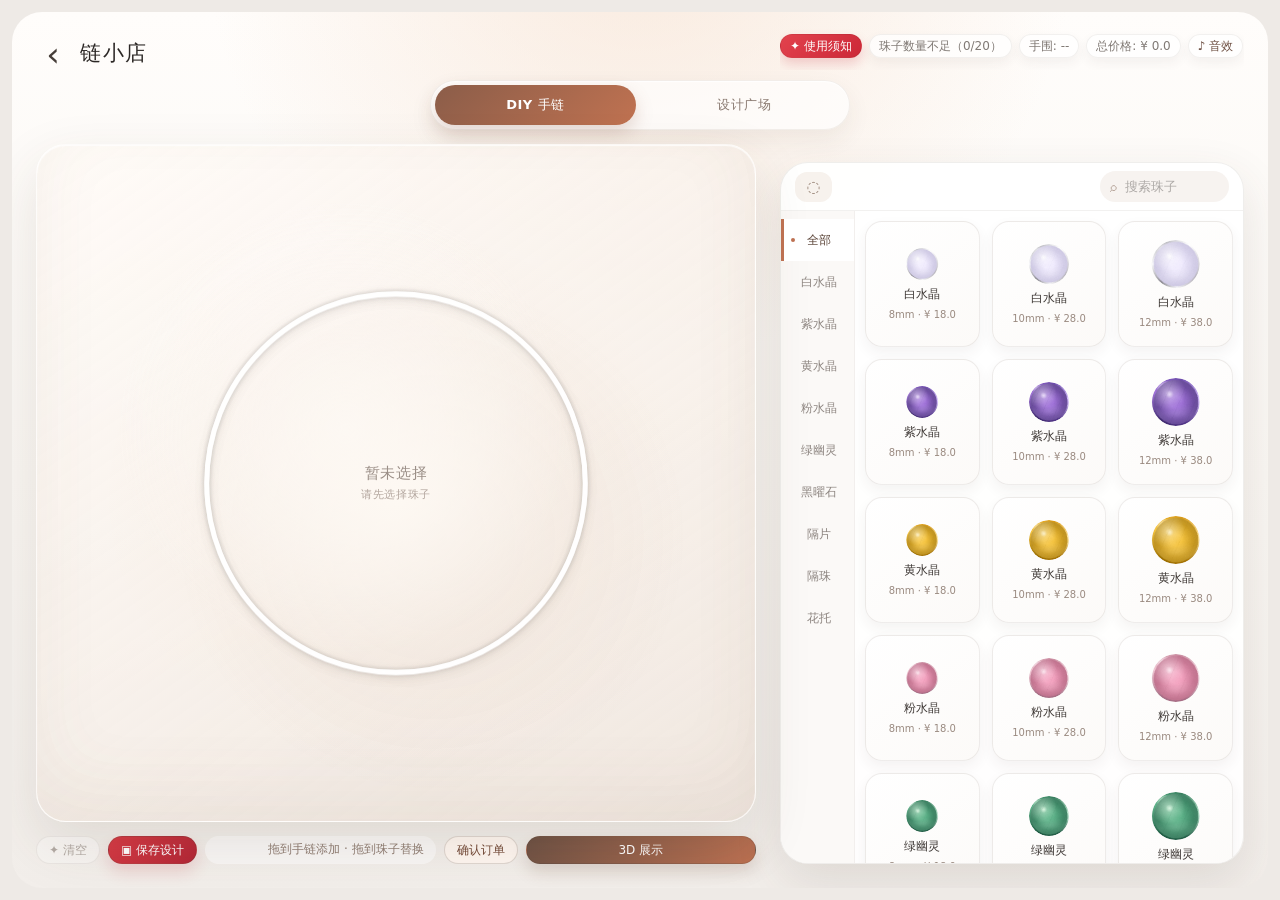
<file: index.html>
<!doctype html>
<html lang="zh-CN">
  <head>
    <meta charset="UTF-8" />
    <meta name="viewport" content="width=device-width, initial-scale=1, maximum-scale=1, user-scalable=no, viewport-fit=cover" />
    <meta name="theme-color" content="#ffffff" />
    <title>链小店 · DIY 手链</title>
    <link rel="stylesheet" href="./styles.css?v=20260628-gallery-polish" />
  </head>
  <body>
    <main class="app-shell">
      <header class="topbar">
        <button class="icon-button" type="button" aria-label="返回" onclick="history.back()">‹</button>
        <h1>链小店</h1>
      </header>

      <nav class="primary-switch" aria-label="页面切换">
        <button class="primary-switch-button is-active" type="button" data-view-target="diy" aria-selected="true">DIY 手链</button>
        <button class="primary-switch-button" type="button" data-view-target="gallery" aria-selected="false">设计广场</button>
      </nav>

      <section class="status-row view-panel" data-view-panel="diy" aria-label="手链状态">
        <button id="notice-button" class="notice-pill" type="button">✦ 使用须知</button>
        <span id="count-status" class="status-pill">珠子数量不足（0/20）</span>
        <span id="wrist-status" class="status-pill">手围: --</span>
        <span id="price-status" class="status-pill">总价格: ¥ 0.0</span>
        <button id="sound-button" class="status-pill sound-button" type="button" aria-pressed="true">♪ 音效</button>
      </section>

      <section id="bracelet-stage" class="bracelet-stage view-panel" data-view-panel="diy" aria-label="手链预览">
        <svg class="bracelet-track" viewBox="0 0 1000 1000" aria-hidden="true" preserveAspectRatio="xMidYMid meet">
          <defs>
            <linearGradient id="rope-gradient" x1="0%" y1="0%" x2="100%" y2="100%">
              <stop offset="0%" stop-color="#4a3123" />
              <stop offset="34%" stop-color="#8b6a53" />
              <stop offset="62%" stop-color="#3c291f" />
              <stop offset="100%" stop-color="#9a765c" />
            </linearGradient>
            <pattern id="rope-fiber" width="22" height="22" patternUnits="userSpaceOnUse" patternTransform="rotate(34)">
              <path d="M-4 6 L26 6 M-4 14 L26 14" stroke="#c19a78" stroke-width="2.4" stroke-linecap="round" opacity=".56" />
              <path d="M0 10 L22 10 M0 18 L22 18" stroke="#2f2018" stroke-width="1.4" stroke-linecap="round" opacity=".38" />
            </pattern>
          </defs>
          <circle class="rope-circle rope-shadow" cx="500" cy="500" r="320" />
          <circle id="bracelet-track-circle" class="rope-circle rope-core" cx="500" cy="500" r="320" />
          <circle class="rope-circle rope-fiber" cx="500" cy="500" r="320" />
        </svg>
        <p id="empty-state" class="empty-state">暂未选择<br /><span>请先选择珠子</span></p>
        <div id="selected-items" class="selected-items" aria-label="已选珠子，轻点滚动，长按删除"></div>
        <p id="editor-feedback" class="editor-feedback" role="status" aria-live="polite"></p>
      </section>

      <section class="stage-actions view-panel" data-view-panel="diy" aria-label="手链编辑操作">
        <button id="clear-button" class="outline-button" type="button" disabled>✦ 清空</button>
        <button id="save-design-button" class="outline-button save-design-button" type="button">▣ 保存设计</button>
        <span class="selection-hint">拖到手链添加 · 拖到珠子替换</span>
        <button id="checkout-button" class="outline-button checkout-button" type="button">确认订单</button>
        <button id="inspect-button" class="outline-button inspect-button" type="button">3D 展示</button>
      </section>

      <section class="picker view-panel" data-view-panel="diy" aria-label="选择珠子">
        <div class="picker-toolbar">
          <span class="picker-handle" aria-hidden="true">◌</span>
          <label class="search-field" for="search-input">
            <span aria-hidden="true">⌕</span>
            <input id="search-input" type="search" autocomplete="off" placeholder="搜索珠子" />
          </label>
        </div>
        <div class="picker-content">
          <nav id="category-list" class="category-list" aria-label="珠子分类"></nav>
          <div class="catalog-panel">
            <div id="product-grid" class="product-grid" aria-live="polite"></div>
            <p id="no-results" class="no-results" hidden>没有找到匹配的珠子</p>
          </div>
        </div>
      </section>

      <section id="design-gallery" class="design-gallery view-panel" data-view-panel="gallery" aria-labelledby="design-gallery-title" hidden>
        <div class="design-hero">
          <p class="design-eyebrow">DESIGN SQUARE</p>
          <h2 id="design-gallery-title">设计广场</h2>
          <p>点击查看实物图和设计细节，一键购买或复制到 DIY 继续改。</p>
        </div>
        <nav class="design-tabs" aria-label="设计广场分类">
          <button class="design-tab is-active" type="button" data-design-group="designer" aria-selected="true">设计师款</button>
          <button class="design-tab" type="button" data-design-group="customer" aria-selected="false">优秀客订</button>
          <button class="design-tab" type="button" data-design-group="saved" aria-selected="false">我的设计</button>
        </nav>
        <p id="design-stats" class="design-stats" aria-live="polite">设计广场统计：设计师款 8 · 优秀客订 8 · 我的设计 0/20</p>
        <div id="design-loading" class="design-loading" role="status" aria-live="polite" hidden>
          <span class="loading-spinner" aria-hidden="true"></span>
          <span>正在载入设计</span>
        </div>
        <div id="design-grid" class="design-grid" aria-live="polite"></div>
      </section>
    </main>
    <dialog id="bead-inspector" class="bead-inspector" aria-labelledby="inspector-name">
      <form method="dialog" class="inspector-card">
        <button class="inspector-close" type="button" aria-label="关闭 3D 展示">×</button>
        <p class="inspector-eyebrow">手链 3D 展示</p>
        <div class="inspector-stage" aria-label="可旋转的整条手链 3D 展示">
          <div id="inspector-loading" class="inspector-loading" role="status" aria-live="polite" hidden>
            <span class="loading-spinner" aria-hidden="true"></span>
            <span>正在生成手链预览</span>
          </div>
          <canvas id="inspector-canvas" class="inspector-canvas" width="640" height="480"></canvas>
        </div>
        <h2 id="inspector-name">整条手链</h2>
        <p id="inspector-detail" class="inspector-detail"></p>
        <div class="inspector-actions">
          <button id="inspector-checkout-button" class="order-primary" type="button">确认订单</button>
        </div>
        <p class="inspector-tip">地球仪式斜向环绕视角，拖动商品到这里可预览加入后的整圈效果。</p>
      </form>
    </dialog>
    <dialog id="order-dialog" class="order-dialog" aria-labelledby="order-title">
      <form method="dialog" class="order-card">
        <button class="order-close" type="button" aria-label="关闭订单确认">×</button>
        <p class="order-eyebrow">ORDER CONFIRM</p>
        <h2 id="order-title">确认订单</h2>
        <div id="order-preview" class="order-preview" aria-label="手链平面预览图"></div>
        <div id="order-summary" class="order-summary" aria-live="polite"></div>
        <menu class="order-actions">
          <button class="outline-button order-dismiss" type="button">再看看</button>
          <button id="order-confirm-button" class="order-primary" type="button">确认</button>
        </menu>
      </form>
    </dialog>
    <dialog id="design-dialog" class="design-dialog" aria-labelledby="design-dialog-title">
      <form method="dialog" class="design-card">
        <button class="design-close" type="button" aria-label="关闭设计详情">×</button>
        <p class="design-dialog-eyebrow">DESIGN DETAIL</p>
        <div id="design-dialog-preview" class="design-dialog-preview" aria-label="设计手链预览"></div>
        <h2 id="design-dialog-title">设计详情</h2>
        <p id="design-dialog-meta" class="design-dialog-meta"></p>
        <p id="design-dialog-desc" class="design-dialog-desc"></p>
        <menu class="design-dialog-actions">
          <button id="design-buy-button" class="order-primary" type="button">直接购买</button>
          <button id="design-remix-button" class="outline-button" type="button">我来二次设计！</button>
        </menu>
      </form>
    </dialog>
    <dialog id="usage-dialog" class="usage-dialog" aria-labelledby="usage-title">
      <form method="dialog" class="usage-card">
        <button class="usage-close" type="button" aria-label="关闭使用须知">×</button>
        <p class="usage-eyebrow">DIY 手链说明</p>
        <h2 id="usage-title">使用须知</h2>
        <ul>
          <li>点击珠子会把它放到手链绳子上，最多 20 颗。</li>
          <li>拖动商品到手链可添加，拖到已有珠子可替换。</li>
          <li>轻点已选珠子会滚动展示，长按可删除。</li>
          <li>点击「3D 展示」查看整条手链的环绕预览。</li>
        </ul>
      </form>
    </dialog>
    <script type="module" src="./app.js?v=20260628-gallery-polish"></script>
  </body>
</html>
</file>
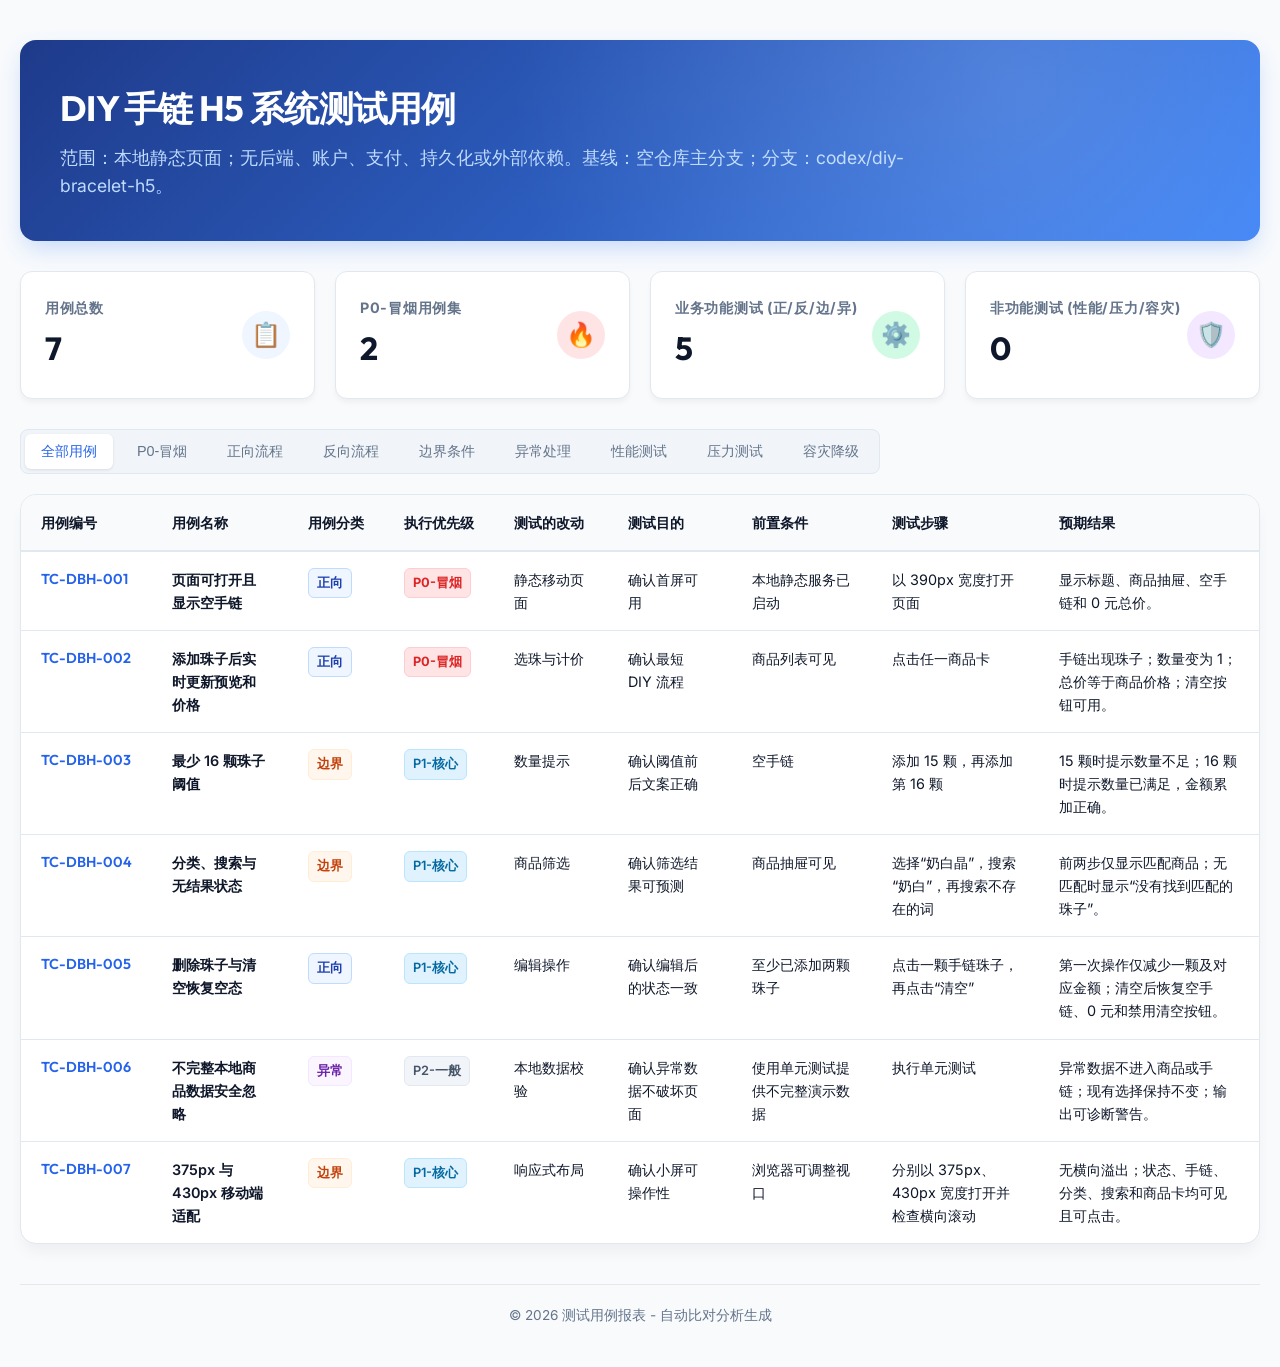
<file: docs/test/case/diy-bracelet-h5_cases.html>
<!DOCTYPE html>
<html lang="zh-CN">
<head>
    <meta charset="UTF-8">
    <meta name="viewport" content="width=device-width, initial-scale=1.0">
    <title>DIY 手链 H5 系统测试用例</title>
    <link rel="preconnect" href="https://fonts.googleapis.com">
    <link rel="preconnect" href="https://fonts.gstatic.com" crossorigin>
    <link href="https://fonts.googleapis.com/css2?family=Inter:wght@300;400;500;600;700&family=Outfit:wght@400;500;600;700&display=swap" rel="stylesheet">
    <style>
        :root {
            --primary: #2563eb;
            --primary-hover: #1d4ed8;
            --primary-bg: #eff6ff;
            --success: #16a34a;
            --success-bg: #f0fdf4;
            --warning: #d97706;
            --warning-bg: #fffbeb;
            --danger: #dc2626;
            --danger-bg: #fef2f2;
            --text-main: #0f172a;
            --text-muted: #64748b;
            --border-color: #e2e8f0;
            --bg-body: #f8fafc;
            --bg-card: #ffffff;
        }

        * {
            box-sizing: border-box;
            margin: 0;
            padding: 0;
        }

        body {
            font-family: 'Inter', 'Outfit', -apple-system, BlinkMacSystemFont, "Segoe UI", Roboto, sans-serif;
            background-color: var(--bg-body);
            color: var(--text-main);
            line-height: 1.6;
            padding: 40px 20px;
        }

        .container {
            max-width: 1500px;
            margin: 0 auto;
        }

        /* Header Style */
        header {
            background: linear-gradient(135deg, #1e3a8a 0%, #3b82f6 100%);
            border-radius: 16px;
            padding: 40px;
            color: #ffffff;
            margin-bottom: 30px;
            box-shadow: 0 10px 25px -5px rgba(59, 130, 246, 0.3);
            position: relative;
            overflow: hidden;
        }

        header::after {
            content: '';
            position: absolute;
            top: 0;
            right: 0;
            bottom: 0;
            left: 0;
            background: radial-gradient(circle at 80% 20%, rgba(255,255,255,0.15) 0%, transparent 50%);
            pointer-events: none;
        }

        header h1 {
            font-family: 'Outfit', sans-serif;
            font-size: 2.2rem;
            font-weight: 700;
            margin-bottom: 8px;
            letter-spacing: -0.02em;
        }

        header p {
            color: #bfdbfe;
            font-size: 1.1rem;
            font-weight: 400;
            max-width: 850px;
        }

        /* Stats Section */
        .stats-grid {
            display: grid;
            grid-template-columns: repeat(auto-fit, minmax(260px, 1fr));
            gap: 20px;
            margin-bottom: 30px;
        }

        .stat-card {
            background-color: var(--bg-card);
            border: 1px solid var(--border-color);
            border-radius: 12px;
            padding: 24px;
            box-shadow: 0 4px 6px -1px rgba(0, 0, 0, 0.05);
            display: flex;
            align-items: center;
            justify-content: space-between;
            transition: transform 0.2s, box-shadow 0.2s;
        }

        .stat-card:hover {
            transform: translateY(-2px);
            box-shadow: 0 8px 12px -1px rgba(0, 0, 0, 0.08);
        }

        .stat-info h3 {
            font-size: 0.9rem;
            text-transform: uppercase;
            letter-spacing: 0.05em;
            color: var(--text-muted);
            margin-bottom: 4px;
        }

        .stat-info p {
            font-size: 2rem;
            font-weight: 700;
            color: var(--text-main);
            font-family: 'Outfit', sans-serif;
        }

        .stat-icon {
            width: 48px;
            height: 48px;
            border-radius: 50%;
            display: flex;
            align-items: center;
            justify-content: center;
            font-size: 1.5rem;
        }

        .stat-total .stat-icon { background-color: var(--primary-bg); color: var(--primary); }
        .stat-smoke .stat-icon { background-color: #ffe4e6; color: #e11d48; }
        .stat-functional .stat-icon { background-color: #d1fae5; color: #059669; }
        .stat-nonfunctional .stat-icon { background-color: #f3e8ff; color: #7c3aed; }

        /* Filter Section */
        .toolbar {
            display: flex;
            justify-content: space-between;
            align-items: center;
            margin-bottom: 20px;
            flex-wrap: wrap;
            gap: 15px;
        }

        .filter-buttons {
            display: flex;
            gap: 8px;
            background-color: #f1f5f9;
            padding: 4px;
            border-radius: 8px;
            border: 1px solid var(--border-color);
            flex-wrap: wrap;
        }

        .filter-btn {
            background: none;
            border: none;
            padding: 8px 16px;
            font-size: 0.9rem;
            font-weight: 500;
            border-radius: 6px;
            cursor: pointer;
            color: var(--text-muted);
            transition: all 0.2s;
        }

        .filter-btn:hover {
            color: var(--text-main);
        }

        .filter-btn.active {
            background-color: var(--bg-card);
            color: var(--primary);
            box-shadow: 0 1px 3px rgba(0, 0, 0, 0.1);
        }

        /* Table Card */
        .table-card {
            background-color: var(--bg-card);
            border: 1px solid var(--border-color);
            border-radius: 16px;
            box-shadow: 0 10px 15px -3px rgba(0, 0, 0, 0.05);
            overflow: hidden;
            margin-bottom: 40px;
        }

        .table-container {
            overflow-x: auto;
        }

        table {
            width: 100%;
            border-collapse: collapse;
            text-align: left;
            font-size: 0.9rem;
        }

        th {
            background-color: #f8fafc;
            padding: 16px 20px;
            font-weight: 600;
            color: var(--text-main);
            border-bottom: 2px solid var(--border-color);
            white-space: nowrap;
        }

        td {
            padding: 16px 20px;
            border-bottom: 1px solid var(--border-color);
            vertical-align: top;
        }

        tr:last-child td {
            border-bottom: none;
        }

        tr:hover td {
            background-color: #f8fafc;
        }

        .id-col {
            font-family: 'Outfit', sans-serif;
            font-weight: 600;
            color: var(--primary);
            white-space: nowrap;
        }

        .name-col {
            font-weight: 600;
            color: var(--text-main);
        }

        /* Badges */
        .badge {
            display: inline-flex;
            align-items: center;
            justify-content: center;
            padding: 4px 8px;
            border-radius: 6px;
            font-size: 0.8rem;
            font-weight: 600;
            white-space: nowrap;
        }

        /* Category Badges */
        .badge-positive { background-color: #eff6ff; color: #1e40af; border: 1px solid #bfdbfe; }
        .badge-negative { background-color: #fff1f2; color: #9f1239; border: 1px solid #fecdd3; }
        .badge-boundary { background-color: #fff7ed; color: #c2410c; border: 1px solid #ffedd5; }
        .badge-exception { background-color: #faf5ff; color: #6b21a8; border: 1px solid #f3e8ff; }
        .badge-performance { background-color: #f0fdf4; color: #166534; border: 1px solid #bbf7d0; }
        .badge-stress { background-color: #fffbeb; color: #92400e; border: 1px solid #fef3c7; }
        .badge-dr { background-color: #f8fafc; color: #334155; border: 1px solid #e2e8f0; }

        /* Priority Badges */
        .badge-p0 { background-color: #ffe4e6; color: #dc2626; border: 1px solid #fecdd3; font-weight: 700; }
        .badge-p1 { background-color: #e0f2fe; color: #0369a1; border: 1px solid #bae6fd; }
        .badge-p2 { background-color: #f1f5f9; color: #475569; border: 1px solid #e2e8f0; }

        ol, ul {
            padding-left: 20px;
        }

        li {
            margin-bottom: 4px;
        }

        li:last-child {
            margin-bottom: 0;
        }

        /* Footer */
        footer {
            text-align: center;
            color: var(--text-muted);
            font-size: 0.85rem;
            margin-top: 40px;
            border-top: 1px solid var(--border-color);
            padding-top: 20px;
        }
    </style>
</head>
<body>
    <div class="container">
        <header>
            <h1 id="doc-title">DIY 手链 H5 系统测试用例</h1>
            <p id="doc-desc">范围：本地静态页面；无后端、账户、支付、持久化或外部依赖。基线：空仓库主分支；分支：codex/diy-bracelet-h5。</p>
        </header>

        <section class="stats-grid">
            <div class="stat-card stat-total">
                <div class="stat-info">
                    <h3>用例总数</h3>
                    <p id="cnt-total">7</p>
                </div>
                <div class="stat-icon">📋</div>
            </div>
            <div class="stat-card stat-smoke">
                <div class="stat-info">
                    <h3>P0-冒烟用例集</h3>
                    <p id="cnt-smoke">2</p>
                </div>
                <div class="stat-icon">🔥</div>
            </div>
            <div class="stat-card stat-functional">
                <div class="stat-info">
                    <h3>业务功能测试 (正/反/边/异)</h3>
                    <p id="cnt-functional">5</p>
                </div>
                <div class="stat-icon">⚙️</div>
            </div>
            <div class="stat-card stat-nonfunctional">
                <div class="stat-info">
                    <h3>非功能测试 (性能/压力/容灾)</h3>
                    <p id="cnt-nonfunctional">0</p>
                </div>
                <div class="stat-icon">🛡️</div>
            </div>
        </section>

        <div class="toolbar">
            <div class="filter-buttons">
                <button class="filter-btn active" onclick="filterTable('all')">全部用例</button>
                <button class="filter-btn" onclick="filterTable('smoke')">P0-冒烟</button>
                <button class="filter-btn" onclick="filterTable('positive')">正向流程</button>
                <button class="filter-btn" onclick="filterTable('negative')">反向流程</button>
                <button class="filter-btn" onclick="filterTable('boundary')">边界条件</button>
                <button class="filter-btn" onclick="filterTable('exception')">异常处理</button>
                <button class="filter-btn" onclick="filterTable('performance')">性能测试</button>
                <button class="filter-btn" onclick="filterTable('stress')">压力测试</button>
                <button class="filter-btn" onclick="filterTable('dr')">容灾降级</button>
            </div>
        </div>

        <div class="table-card">
            <div class="table-container">
                <table id="test-case-table">
                    <thead>
                        <tr>
                            <th>用例编号</th>
                            <th>用例名称</th>
                            <th>用例分类</th>
                            <th>执行优先级</th>
                            <th>测试的改动</th>
                            <th>测试目的</th>
                            <th>前置条件</th>
                            <th>测试步骤</th>
                            <th>预期结果</th>
                        </tr>
                    </thead>
                    <tbody>
                        <tr data-type="positive" data-smoke="true"><td class="id-col">TC-DBH-001</td><td class="name-col">页面可打开且显示空手链</td><td><span class="badge badge-positive">正向</span></td><td><span class="badge badge-p0">P0-冒烟</span></td><td>静态移动页面</td><td>确认首屏可用</td><td>本地静态服务已启动</td><td>以 390px 宽度打开页面</td><td>显示标题、商品抽屉、空手链和 0 元总价。</td></tr>
                        <tr data-type="positive" data-smoke="true"><td class="id-col">TC-DBH-002</td><td class="name-col">添加珠子后实时更新预览和价格</td><td><span class="badge badge-positive">正向</span></td><td><span class="badge badge-p0">P0-冒烟</span></td><td>选珠与计价</td><td>确认最短 DIY 流程</td><td>商品列表可见</td><td>点击任一商品卡</td><td>手链出现珠子；数量变为 1；总价等于商品价格；清空按钮可用。</td></tr>
                        <tr data-type="boundary" data-smoke="false"><td class="id-col">TC-DBH-003</td><td class="name-col">最少 16 颗珠子阈值</td><td><span class="badge badge-boundary">边界</span></td><td><span class="badge badge-p1">P1-核心</span></td><td>数量提示</td><td>确认阈值前后文案正确</td><td>空手链</td><td>添加 15 颗，再添加第 16 颗</td><td>15 颗时提示数量不足；16 颗时提示数量已满足，金额累加正确。</td></tr>
                        <tr data-type="boundary" data-smoke="false"><td class="id-col">TC-DBH-004</td><td class="name-col">分类、搜索与无结果状态</td><td><span class="badge badge-boundary">边界</span></td><td><span class="badge badge-p1">P1-核心</span></td><td>商品筛选</td><td>确认筛选结果可预测</td><td>商品抽屉可见</td><td>选择“奶白晶”，搜索“奶白”，再搜索不存在的词</td><td>前两步仅显示匹配商品；无匹配时显示“没有找到匹配的珠子”。</td></tr>
                        <tr data-type="positive" data-smoke="false"><td class="id-col">TC-DBH-005</td><td class="name-col">删除珠子与清空恢复空态</td><td><span class="badge badge-positive">正向</span></td><td><span class="badge badge-p1">P1-核心</span></td><td>编辑操作</td><td>确认编辑后的状态一致</td><td>至少已添加两颗珠子</td><td>点击一颗手链珠子，再点击“清空”</td><td>第一次操作仅减少一颗及对应金额；清空后恢复空手链、0 元和禁用清空按钮。</td></tr>
                        <tr data-type="exception" data-smoke="false"><td class="id-col">TC-DBH-006</td><td class="name-col">不完整本地商品数据安全忽略</td><td><span class="badge badge-exception">异常</span></td><td><span class="badge badge-p2">P2-一般</span></td><td>本地数据校验</td><td>确认异常数据不破坏页面</td><td>使用单元测试提供不完整演示数据</td><td>执行单元测试</td><td>异常数据不进入商品或手链；现有选择保持不变；输出可诊断警告。</td></tr>
                        <tr data-type="boundary" data-smoke="false"><td class="id-col">TC-DBH-007</td><td class="name-col">375px 与 430px 移动端适配</td><td><span class="badge badge-boundary">边界</span></td><td><span class="badge badge-p1">P1-核心</span></td><td>响应式布局</td><td>确认小屏可操作性</td><td>浏览器可调整视口</td><td>分别以 375px、430px 宽度打开并检查横向滚动</td><td>无横向溢出；状态、手链、分类、搜索和商品卡均可见且可点击。</td></tr>
                    </tbody>
                </table>
            </div>
        </div>
    </div>

    <footer>
        <p>© 2026 测试用例报表 - 自动比对分析生成</p>
    </footer>

    <script>
        function filterTable(type) {
            const rows = document.querySelectorAll('#test-case-table tbody tr');
            const buttons = document.querySelectorAll('.filter-btn');

            buttons.forEach(btn => btn.classList.remove('active'));
            event.target.classList.add('active');

            rows.forEach(row => {
                const rowType = row.getAttribute('data-type');
                const isSmoke = row.getAttribute('data-smoke') === 'true';

                if (type === 'all') {
                    row.style.display = '';
                } else if (type === 'smoke') {
                    if (isSmoke) {
                        row.style.display = '';
                    } else {
                        row.style.display = 'none';
                    }
                } else {
                    if (rowType === type) {
                        row.style.display = '';
                    } else {
                        row.style.display = 'none';
                    }
                }
            });
        }
    </script>
</body>
</html>
</file>
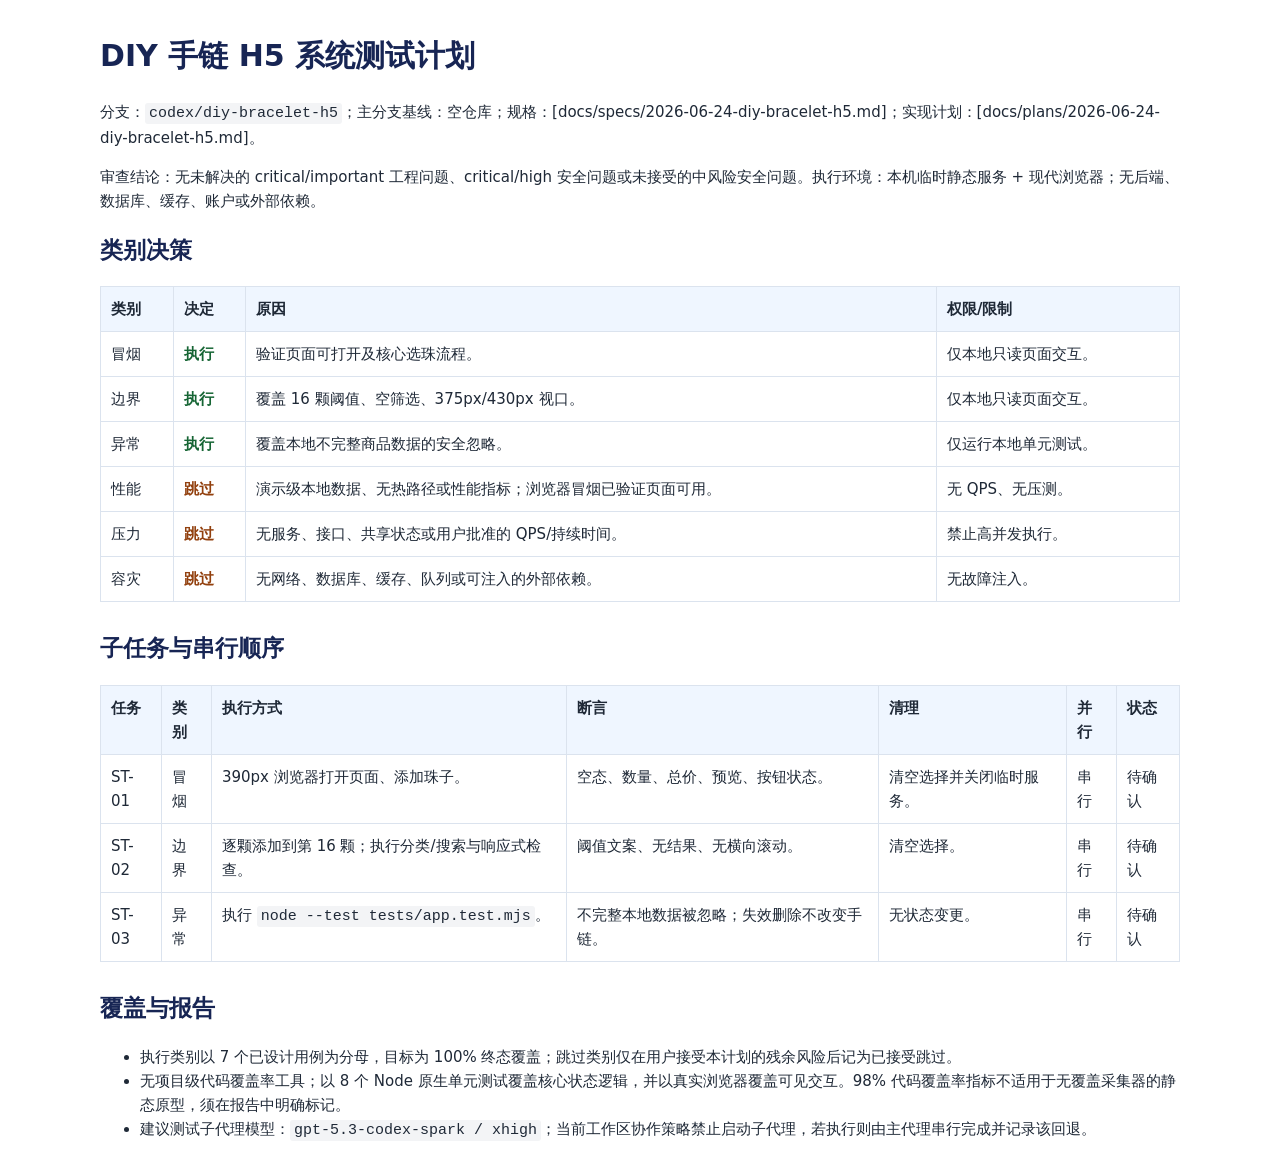
<file: docs/test/plan/diy-bracelet-h5_system-test-plan.html>
<!doctype html>
<html lang="zh-CN">
  <head>
    <meta charset="UTF-8" />
    <meta name="viewport" content="width=device-width, initial-scale=1" />
    <title>DIY 手链 H5 系统测试计划</title>
    <style>
      body { max-width: 1080px; margin: 32px auto; padding: 0 20px; color: #1f2937; font: 15px/1.6 system-ui, sans-serif; }
      h1, h2 { color: #172554; } table { width: 100%; border-collapse: collapse; margin: 16px 0 28px; }
      th, td { padding: 10px; border: 1px solid #dbe3ee; text-align: left; vertical-align: top; }
      th { background: #eff6ff; } .execute { color: #166534; font-weight: 700; } .skip { color: #92400e; font-weight: 700; }
      code { padding: 2px 4px; background: #f3f4f6; border-radius: 3px; }
    </style>
  </head>
  <body>
    <h1>DIY 手链 H5 系统测试计划</h1>
    <p>分支：<code>codex/diy-bracelet-h5</code>；主分支基线：空仓库；规格：[docs/specs/2026-06-24-diy-bracelet-h5.md]；实现计划：[docs/plans/2026-06-24-diy-bracelet-h5.md]。</p>
    <p>审查结论：无未解决的 critical/important 工程问题、critical/high 安全问题或未接受的中风险安全问题。执行环境：本机临时静态服务 + 现代浏览器；无后端、数据库、缓存、账户或外部依赖。</p>

    <h2>类别决策</h2>
    <table><thead><tr><th>类别</th><th>决定</th><th>原因</th><th>权限/限制</th></tr></thead><tbody>
      <tr><td>冒烟</td><td class="execute">执行</td><td>验证页面可打开及核心选珠流程。</td><td>仅本地只读页面交互。</td></tr>
      <tr><td>边界</td><td class="execute">执行</td><td>覆盖 16 颗阈值、空筛选、375px/430px 视口。</td><td>仅本地只读页面交互。</td></tr>
      <tr><td>异常</td><td class="execute">执行</td><td>覆盖本地不完整商品数据的安全忽略。</td><td>仅运行本地单元测试。</td></tr>
      <tr><td>性能</td><td class="skip">跳过</td><td>演示级本地数据、无热路径或性能指标；浏览器冒烟已验证页面可用。</td><td>无 QPS、无压测。</td></tr>
      <tr><td>压力</td><td class="skip">跳过</td><td>无服务、接口、共享状态或用户批准的 QPS/持续时间。</td><td>禁止高并发执行。</td></tr>
      <tr><td>容灾</td><td class="skip">跳过</td><td>无网络、数据库、缓存、队列或可注入的外部依赖。</td><td>无故障注入。</td></tr>
    </tbody></table>

    <h2>子任务与串行顺序</h2>
    <table><thead><tr><th>任务</th><th>类别</th><th>执行方式</th><th>断言</th><th>清理</th><th>并行</th><th>状态</th></tr></thead><tbody>
      <tr><td>ST-01</td><td>冒烟</td><td>390px 浏览器打开页面、添加珠子。</td><td>空态、数量、总价、预览、按钮状态。</td><td>清空选择并关闭临时服务。</td><td>串行</td><td>待确认</td></tr>
      <tr><td>ST-02</td><td>边界</td><td>逐颗添加到第 16 颗；执行分类/搜索与响应式检查。</td><td>阈值文案、无结果、无横向滚动。</td><td>清空选择。</td><td>串行</td><td>待确认</td></tr>
      <tr><td>ST-03</td><td>异常</td><td>执行 <code>node --test tests/app.test.mjs</code>。</td><td>不完整本地数据被忽略；失效删除不改变手链。</td><td>无状态变更。</td><td>串行</td><td>待确认</td></tr>
    </tbody></table>

    <h2>覆盖与报告</h2>
    <ul>
      <li>执行类别以 7 个已设计用例为分母，目标为 100% 终态覆盖；跳过类别仅在用户接受本计划的残余风险后记为已接受跳过。</li>
      <li>无项目级代码覆盖率工具；以 8 个 Node 原生单元测试覆盖核心状态逻辑，并以真实浏览器覆盖可见交互。98% 代码覆盖率指标不适用于无覆盖采集器的静态原型，须在报告中明确标记。</li>
      <li>建议测试子代理模型：<code>gpt-5.3-codex-spark / xhigh</code>；当前工作区协作策略禁止启动子代理，若执行则由主代理串行完成并记录该回退。</li>
    </ul>
  </body>
</html>
</file>
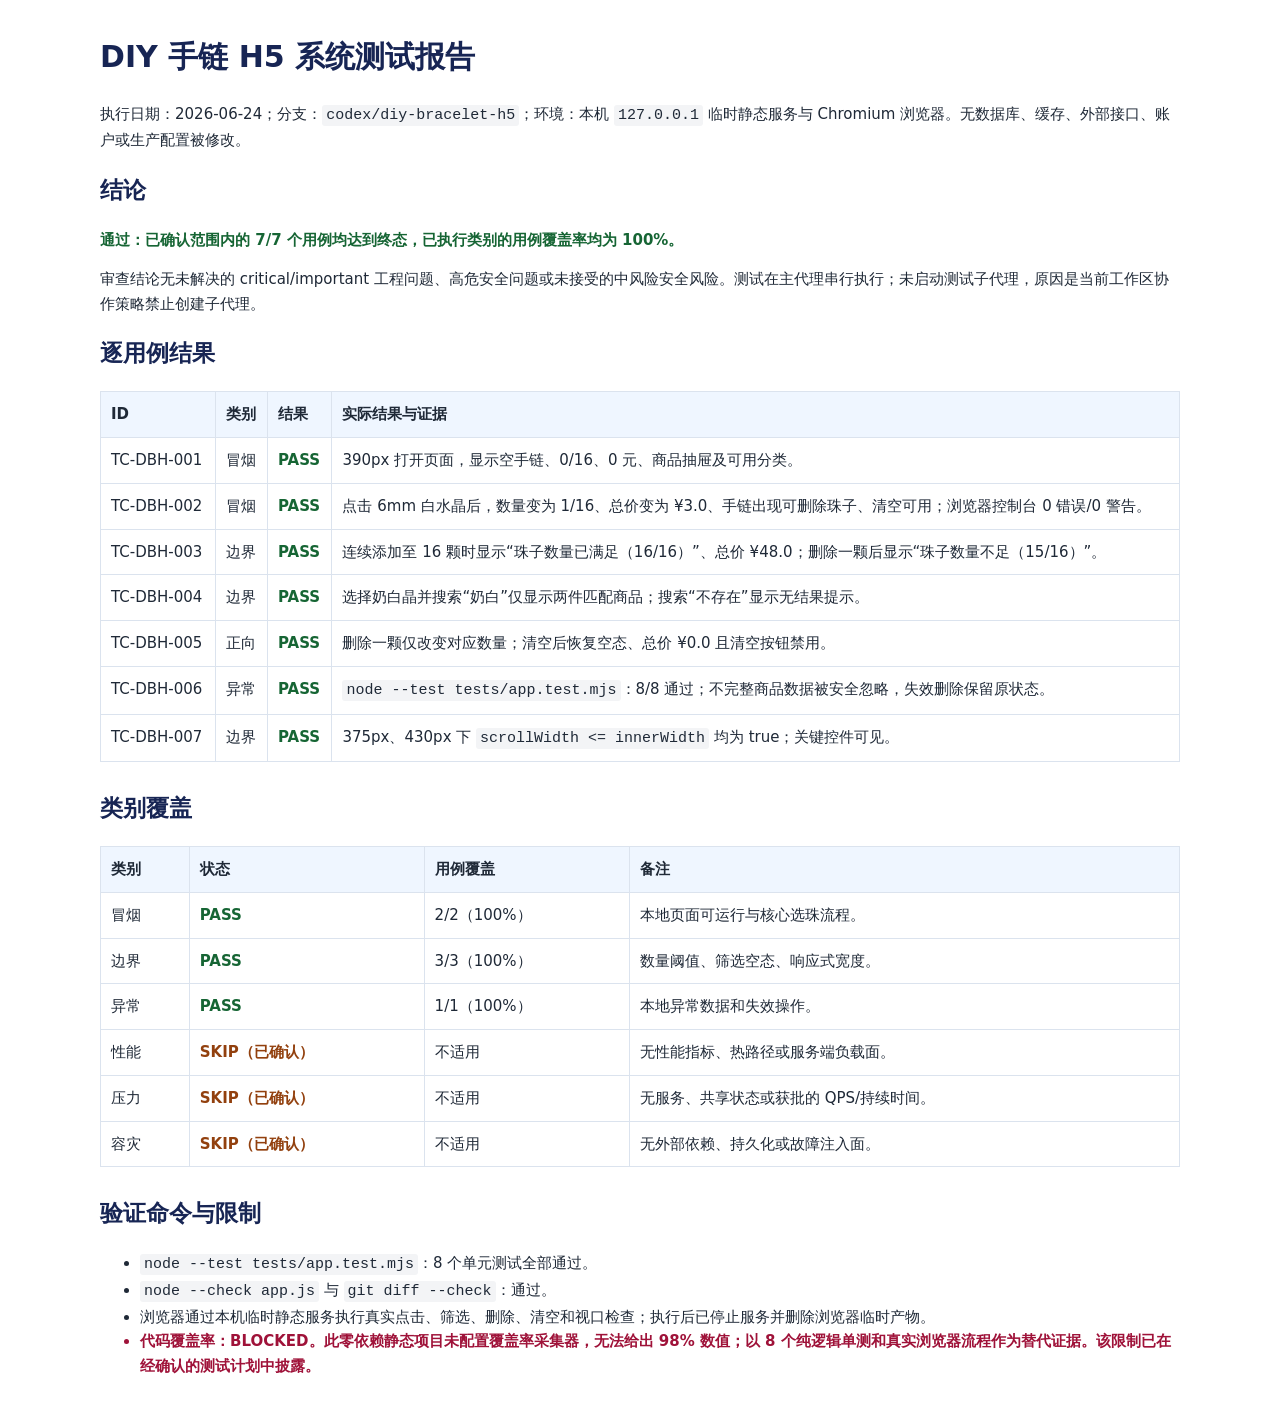
<file: docs/test/report/diy-bracelet-h5_system-test-report.html>
<!doctype html>
<html lang="zh-CN">
  <head>
    <meta charset="UTF-8" />
    <meta name="viewport" content="width=device-width, initial-scale=1" />
    <title>DIY 手链 H5 系统测试报告</title>
    <style>
      body { max-width: 1080px; margin: 32px auto; padding: 0 20px; color: #1f2937; font: 15px/1.65 system-ui, sans-serif; }
      h1, h2 { color: #172554; } table { width: 100%; border-collapse: collapse; margin: 16px 0 28px; }
      th, td { padding: 10px; border: 1px solid #dbe3ee; text-align: left; vertical-align: top; } th { background: #eff6ff; }
      .pass { color: #166534; font-weight: 700; } .skip { color: #92400e; font-weight: 700; } .blocked { color: #9f1239; font-weight: 700; }
      code { padding: 2px 4px; background: #f3f4f6; border-radius: 3px; }
    </style>
  </head>
  <body>
    <h1>DIY 手链 H5 系统测试报告</h1>
    <p>执行日期：2026-06-24；分支：<code>codex/diy-bracelet-h5</code>；环境：本机 <code>127.0.0.1</code> 临时静态服务与 Chromium 浏览器。无数据库、缓存、外部接口、账户或生产配置被修改。</p>

    <h2>结论</h2>
    <p class="pass">通过：已确认范围内的 7/7 个用例均达到终态，已执行类别的用例覆盖率均为 100%。</p>
    <p>审查结论无未解决的 critical/important 工程问题、高危安全问题或未接受的中风险安全风险。测试在主代理串行执行；未启动测试子代理，原因是当前工作区协作策略禁止创建子代理。</p>

    <h2>逐用例结果</h2>
    <table><thead><tr><th>ID</th><th>类别</th><th>结果</th><th>实际结果与证据</th></tr></thead><tbody>
      <tr><td>TC-DBH-001</td><td>冒烟</td><td class="pass">PASS</td><td>390px 打开页面，显示空手链、0/16、0 元、商品抽屉及可用分类。</td></tr>
      <tr><td>TC-DBH-002</td><td>冒烟</td><td class="pass">PASS</td><td>点击 6mm 白水晶后，数量变为 1/16、总价变为 ¥3.0、手链出现可删除珠子、清空可用；浏览器控制台 0 错误/0 警告。</td></tr>
      <tr><td>TC-DBH-003</td><td>边界</td><td class="pass">PASS</td><td>连续添加至 16 颗时显示“珠子数量已满足（16/16）”、总价 ¥48.0；删除一颗后显示“珠子数量不足（15/16）”。</td></tr>
      <tr><td>TC-DBH-004</td><td>边界</td><td class="pass">PASS</td><td>选择奶白晶并搜索“奶白”仅显示两件匹配商品；搜索“不存在”显示无结果提示。</td></tr>
      <tr><td>TC-DBH-005</td><td>正向</td><td class="pass">PASS</td><td>删除一颗仅改变对应数量；清空后恢复空态、总价 ¥0.0 且清空按钮禁用。</td></tr>
      <tr><td>TC-DBH-006</td><td>异常</td><td class="pass">PASS</td><td><code>node --test tests/app.test.mjs</code>：8/8 通过；不完整商品数据被安全忽略，失效删除保留原状态。</td></tr>
      <tr><td>TC-DBH-007</td><td>边界</td><td class="pass">PASS</td><td>375px、430px 下 <code>scrollWidth &lt;= innerWidth</code> 均为 true；关键控件可见。</td></tr>
    </tbody></table>

    <h2>类别覆盖</h2>
    <table><thead><tr><th>类别</th><th>状态</th><th>用例覆盖</th><th>备注</th></tr></thead><tbody>
      <tr><td>冒烟</td><td class="pass">PASS</td><td>2/2（100%）</td><td>本地页面可运行与核心选珠流程。</td></tr>
      <tr><td>边界</td><td class="pass">PASS</td><td>3/3（100%）</td><td>数量阈值、筛选空态、响应式宽度。</td></tr>
      <tr><td>异常</td><td class="pass">PASS</td><td>1/1（100%）</td><td>本地异常数据和失效操作。</td></tr>
      <tr><td>性能</td><td class="skip">SKIP（已确认）</td><td>不适用</td><td>无性能指标、热路径或服务端负载面。</td></tr>
      <tr><td>压力</td><td class="skip">SKIP（已确认）</td><td>不适用</td><td>无服务、共享状态或获批的 QPS/持续时间。</td></tr>
      <tr><td>容灾</td><td class="skip">SKIP（已确认）</td><td>不适用</td><td>无外部依赖、持久化或故障注入面。</td></tr>
    </tbody></table>

    <h2>验证命令与限制</h2>
    <ul>
      <li><code>node --test tests/app.test.mjs</code>：8 个单元测试全部通过。</li>
      <li><code>node --check app.js</code> 与 <code>git diff --check</code>：通过。</li>
      <li>浏览器通过本机临时静态服务执行真实点击、筛选、删除、清空和视口检查；执行后已停止服务并删除浏览器临时产物。</li>
      <li class="blocked">代码覆盖率：BLOCKED。此零依赖静态项目未配置覆盖率采集器，无法给出 98% 数值；以 8 个纯逻辑单测和真实浏览器流程作为替代证据。该限制已在经确认的测试计划中披露。</li>
    </ul>
  </body>
</html>
</file>
<file: styles.css>
:root {
  color: #262425;
  font-family: "PingFang SC", "Microsoft YaHei", system-ui, sans-serif;
  background: #eeeae6;
  font-synthesis: none;
}

* { box-sizing: border-box; }

html {
  width: 100%;
  touch-action: manipulation;
}

body {
  margin: 0;
  min-width: 320px;
  min-height: 100dvh;
  background: #eeeae6;
  overscroll-behavior: none;
}

button, input { font: inherit; touch-action: manipulation; }
button { cursor: pointer; }
button:focus-visible, input:focus-visible { outline: 3px solid #a46045; outline-offset: 3px; }

.app-shell {
  display: grid;
  grid-template-areas:
    "topbar"
    "switch"
    "status"
    "stage"
    "actions"
    "picker";
  grid-template-columns: minmax(0, 1fr);
  grid-template-rows: auto auto auto minmax(250px, 1fr) auto minmax(286px, 38dvh);
  min-height: 100dvh;
  overflow-x: hidden;
  overflow-y: auto;
  padding-top: env(safe-area-inset-top);
  background:
    radial-gradient(circle at 50% -10%, rgb(245 222 204 / 62%), transparent 38%),
    linear-gradient(180deg, #fffdfb 0%, #f9f6f2 53%, #f2eeea 100%);
}

.app-shell.is-gallery {
  grid-template-areas:
    "topbar"
    "switch"
    "gallery";
  grid-template-rows: auto auto minmax(0, 1fr);
}

.topbar {
  grid-area: topbar;
  display: grid;
  grid-template-columns: 44px 1fr;
  align-items: center;
  min-height: 60px;
  padding: 10px 14px 0;
}

.topbar h1 {
  margin: 0;
  color: #2b2725;
  font-family: Georgia, "Songti SC", serif;
  font-size: 18px;
  font-weight: 700;
  letter-spacing: .08em;
  text-align: center;
}

.icon-button {
  display: grid;
  place-items: center;
  border: 0;
  color: #453d38;
  background: transparent;
  transition: background-color 180ms ease, transform 180ms ease;
}

.icon-button {
  width: 34px;
  height: 34px;
  border-radius: 12px;
  font-size: 34px;
  font-weight: 300;
  line-height: 1;
}

.icon-button:hover, .icon-button:active { background: rgb(69 61 56 / 7%); transform: translateX(-2px); }

.primary-switch {
  grid-area: switch;
  display: grid;
  grid-template-columns: repeat(2, minmax(0, 1fr));
  gap: 8px;
  margin: 0 14px 8px;
  padding: 4px;
  border: 1px solid rgb(98 75 60 / 8%);
  border-radius: 999px;
  background: rgb(255 255 255 / 66%);
  box-shadow: inset 0 1px 1px rgb(255 255 255 / 86%), 0 10px 24px rgb(76 56 43 / 7%);
}

.primary-switch-button {
  min-height: 40px;
  border: 0;
  border-radius: 999px;
  color: #8b7b72;
  background: transparent;
  font-size: 13px;
  font-weight: 700;
  letter-spacing: .04em;
  transition: transform 180ms ease, color 180ms ease, background-color 180ms ease, box-shadow 180ms ease;
}

.primary-switch-button.is-active {
  color: #fff;
  background: linear-gradient(135deg, #8b5d49, #c07251);
  box-shadow: 0 8px 18px rgb(139 93 73 / 22%);
}

.primary-switch-button:hover { transform: translateY(-1px); }

.view-panel[hidden] { display: none !important; }

.status-row {
  grid-area: status;
  display: flex;
  align-items: center;
  gap: 7px;
  overflow-x: auto;
  padding: 3px 14px 10px;
  scrollbar-width: none;
  white-space: nowrap;
}
.status-row::-webkit-scrollbar { display: none; }

.notice-pill, .status-pill {
  flex: 0 0 auto;
  border: 1px solid rgb(74 61 53 / 7%);
  border-radius: 999px;
  padding: 5px 9px;
  font-size: 12px;
  line-height: 1;
}

.notice-pill { color: #fff; background: linear-gradient(135deg, #e2424d, #cc2838); box-shadow: 0 6px 12px rgb(201 40 55 / 20%); cursor: pointer; }
.notice-pill:hover { transform: translateY(-1px); }
.status-pill { color: #817a75; background: rgb(255 255 255 / 72%); box-shadow: 0 5px 12px rgb(63 51 43 / 6%); }
.status-pill.is-ready { color: #3a7757; background: #e9f5ed; }
.status-pill.is-limit { color: #a34732; background: #fff0ea; }
.sound-button { color: #6f5144; transition: color 180ms ease, background-color 180ms ease, transform 180ms ease; }
.sound-button:hover { transform: translateY(-1px); }
.sound-button.is-muted { color: #9a928d; background: rgb(241 237 232 / 78%); box-shadow: inset 0 1px 3px rgb(60 45 34 / 8%); }

.bracelet-stage {
  position: relative;
  grid-area: stage;
  min-height: 250px;
  overflow: hidden;
  isolation: isolate;
}

.bracelet-stage::before {
  position: absolute;
  z-index: -1;
  inset: 13% 10% 9%;
  border-radius: 50%;
  background: radial-gradient(ellipse, rgb(254 249 243 / 92%) 0%, rgb(249 239 229 / 37%) 46%, transparent 74%);
  content: "";
}

.bracelet-stage.has-beads::before {
  animation: stage-breathe 5.8s ease-in-out infinite;
  will-change: transform, opacity;
}

.bracelet-stage::after {
  position: absolute;
  inset: 20px 18px;
  border: 1px dashed transparent;
  border-radius: 34px;
  content: "";
  pointer-events: none;
  transition: border-color 160ms ease, box-shadow 160ms ease, background-color 160ms ease;
}

.bracelet-stage.is-stage-target::after {
  border-color: rgb(176 100 70 / 48%);
  background: rgb(255 238 226 / 18%);
  box-shadow: inset 0 0 0 999px rgb(255 255 255 / 5%), 0 10px 30px rgb(176 100 70 / 12%);
}

.bracelet-track {
  position: absolute;
  inset: 0;
  width: 100%;
  height: 100%;
  overflow: visible;
}

.bracelet-track.has-beads {
  animation: bracelet-float 7.2s ease-in-out infinite;
  transform-origin: center;
  will-change: transform;
}

.bracelet-track .rope-circle {
  fill: transparent;
  stroke-linecap: round;
  animation: track-reveal 680ms cubic-bezier(.2, .8, .2, 1) both;
  transform-origin: center;
  transition: opacity 220ms ease;
}

.bracelet-track.is-string-covered .rope-circle {
  animation: none;
  opacity: 0 !important;
}

.bracelet-track .rope-shadow {
  stroke: rgb(140 132 126 / 18%);
  stroke-width: 13;
  filter: blur(2px) drop-shadow(0 6px 8px rgb(80 70 64 / 12%));
}

.bracelet-track .rope-core {
  stroke: rgb(255 255 255 / 92%);
  stroke-width: 7.2;
  filter: drop-shadow(0 1px 0 rgb(255 255 255 / 74%)) drop-shadow(0 4px 7px rgb(70 62 56 / 13%));
}

.bracelet-track .rope-fiber {
  stroke: rgb(255 255 255 / 58%);
  stroke-width: 2.4;
  stroke-dasharray: 4 8;
  opacity: .74;
  filter: drop-shadow(0 .5px 0 rgb(255 255 255 / 68%));
}

.empty-state {
  position: absolute;
  top: 50%;
  left: 50%;
  margin: 0;
  color: #9b8f87;
  font-family: Georgia, "Songti SC", serif;
  font-size: 15px;
  font-weight: 600;
  letter-spacing: .04em;
  line-height: 1.35;
  text-align: center;
  transform: translate(-50%, -50%);
}

.empty-state span { color: #b3a69e; font-family: inherit; font-size: 11px; font-weight: 500; }
.selected-items { position: absolute; inset: 0; }

.editor-feedback {
  position: absolute;
  z-index: 3;
  bottom: 12px;
  left: 50%;
  margin: 0;
  padding: 8px 12px;
  border: 1px solid rgb(255 255 255 / 70%);
  border-radius: 999px;
  color: #fff;
  background: rgb(54 43 37 / 84%);
  box-shadow: 0 10px 22px rgb(54 43 37 / 18%);
  font-size: 12px;
  opacity: 0;
  pointer-events: none;
  transform: translate(-50%, 9px);
  transition: opacity 180ms ease, transform 180ms ease;
}

.editor-feedback.is-visible { opacity: 1; transform: translate(-50%, 0); }

.selected-bead {
  position: absolute;
  display: grid;
  width: var(--selected-size);
  height: var(--selected-size);
  place-items: center;
  padding: 0;
  border: 0;
  border-radius: 50%;
  background: transparent;
  box-shadow: none;
  filter: none;
  transform: translate(-50%, -50%);
  transition:
    left 520ms cubic-bezier(.16, 1, .3, 1),
    top 520ms cubic-bezier(.16, 1, .3, 1),
    width 520ms cubic-bezier(.16, 1, .3, 1),
    height 520ms cubic-bezier(.16, 1, .3, 1),
    filter 180ms ease,
    transform 180ms cubic-bezier(.2, .8, .2, 1);
  will-change: transform, opacity;
}

.selected-bead:hover { filter: brightness(1.03); transform: translate(-50%, -50%) scale(1.08); }
.selected-bead:active { transform: translate(-50%, -50%) scale(.92); }
.selected-bead.is-design-entering { animation: design-bead-enter 860ms cubic-bezier(.16, 1.08, .24, 1) var(--enter-delay, 0ms) both; }
.selected-bead.is-entering { animation: bead-enter 560ms cubic-bezier(.16, 1.08, .24, 1) both; }
.selected-bead.is-rolling { animation: bead-roll 720ms cubic-bezier(.22, .84, .27, 1) both; }
.selected-bead.is-rolling .selected-bead-core { animation: core-roll 720ms linear both; }
.selected-bead.is-selected { filter: brightness(1.04); }
.selected-bead.is-drop-target { filter: brightness(1.07); transform: translate(-50%, -50%) scale(1.16); }
.selected-bead.is-clearing { animation: bead-clear 360ms cubic-bezier(.36, 0, .66, -.56) var(--clear-delay, 0ms) both; pointer-events: none; }

.selected-bead-core, .product-bead {
  position: relative;
  display: block;
  overflow: hidden;
  isolation: isolate;
  border-radius: 50%;
  background-color: transparent;
  background-position: center;
  background-repeat: no-repeat;
  background-size: 100%;
  clip-path: circle(50% at 50% 50%);
}

.selected-bead-core {
  width: 100%;
  height: 100%;
  background-size: 100%;
  box-shadow: none;
  filter: saturate(1.12) contrast(1.08) drop-shadow(0 6px 8px rgb(70 58 50 / 18%));
}

.selected-bead-core::before, .product-bead::before {
  position: absolute;
  inset: 9% 14% auto 18%;
  height: 28%;
  border-radius: 50%;
  background: radial-gradient(ellipse, rgb(255 255 255 / 70%), rgb(255 255 255 / 12%) 64%, transparent 72%);
  content: "";
  filter: blur(.3px);
  transform: rotate(-28deg);
}

.selected-bead-core::after, .product-bead::after {
  position: absolute;
  inset: 0;
  border-radius: inherit;
  background:
    linear-gradient(136deg, transparent 21%, rgb(255 255 255 / 24%) 25%, transparent 31%, transparent 58%, rgb(255 255 255 / 14%) 62%, transparent 68%),
    radial-gradient(circle at 63% 70%, rgb(38 28 24 / 16%), transparent 31%),
    radial-gradient(circle at 38% 48%, rgb(255 255 255 / 18%), transparent 23%);
  content: "";
  mix-blend-mode: screen;
  box-shadow: none;
}

.selected-bead-core.has-photo::after, .product-bead.has-photo::after {
  background:
    radial-gradient(circle at 24% 18%, rgb(255 255 255 / 42%), transparent 15%),
    radial-gradient(circle at 72% 78%, rgb(20 13 10 / 22%), transparent 31%),
    linear-gradient(128deg, transparent 18%, rgb(255 255 255 / 12%) 25%, transparent 32%, transparent 62%, rgb(255 255 255 / 7%) 69%, transparent 75%);
  mix-blend-mode: soft-light;
  box-shadow: none;
}

.product-bead.has-photo::before,
.product-bead.has-photo::after {
  display: none;
}

.tone-clear { background-image: radial-gradient(circle at 28% 24%, rgb(255 255 255 / 92%) 0 8%, transparent 18%), radial-gradient(circle at 66% 72%, rgb(102 99 108 / 24%), transparent 32%), conic-gradient(from 218deg at 48% 52%, #8e8c94, #f8f8fb 15%, #b9b8c0 32%, #fff 49%, #bebbc4 73%, #f6f6f9 88%, #8e8c94); }
.tone-amethyst { background-image: radial-gradient(circle at 28% 24%, #f3e9ff 0 8%, transparent 18%), radial-gradient(circle at 68% 72%, rgb(63 42 110 / 34%), transparent 34%), conic-gradient(from 218deg, #3f2a6e, #a073d8 21%, #6d4bac 43%, #dac4ff 63%, #56388d 82%, #3f2a6e); }
.tone-citrine { background-image: radial-gradient(circle at 28% 24%, #fff7d8 0 8%, transparent 18%), radial-gradient(circle at 68% 72%, rgb(156 111 0 / 28%), transparent 34%), conic-gradient(from 218deg, #9c6f00, #f6c542 22%, #d89916 43%, #ffe7a3 63%, #a87405 82%, #9c6f00); }
.tone-gold { background-image: radial-gradient(circle at 28% 24%, #fff7d8 0 8%, transparent 18%), radial-gradient(circle at 68% 72%, rgb(125 90 20 / 28%), transparent 34%), conic-gradient(from 218deg, #7d5a14, #e8c777 22%, #b88a2a 43%, #fbe9a6 63%, #806019 82%, #7d5a14); }
.tone-green { background-image: radial-gradient(circle at 28% 24%, #e8ffec 0 8%, transparent 18%), radial-gradient(circle at 68% 72%, rgb(31 93 68 / 28%), transparent 34%), conic-gradient(from 218deg, #1f5d44, #5fb38a 22%, #367d5d 43%, #bce6cf 63%, #255f49 82%, #1f5d44); }
.tone-milk { background-image: radial-gradient(circle at 28% 24%, #fff 0 8%, transparent 18%), radial-gradient(circle at 68% 72%, rgb(151 130 136 / 22%), transparent 34%), conic-gradient(from 218deg, #c5babd, #fffdfa 19%, #e3dadd 44%, #fdf9f7 62%, #c8bcc0 83%, #c5babd); }
.tone-rose { background-image: radial-gradient(circle at 28% 24%, #fff7fb 0 8%, transparent 18%), radial-gradient(circle at 68% 72%, rgb(136 71 93 / 24%), transparent 34%), conic-gradient(from 218deg, #a86f86, #f0c6d3 20%, #c98b9f 42%, #fae4eb 62%, #aa7088 83%, #a86f86); }
.tone-silver { background-image: radial-gradient(circle at 28% 24%, #fff 0 8%, transparent 18%), radial-gradient(circle at 68% 72%, rgb(90 90 114 / 25%), transparent 34%), conic-gradient(from 218deg, #5a5a72, #d6d6e0 22%, #9ca0ad 43%, #f0f0f7 63%, #6d7080 82%, #5a5a72); }
.tone-tea { background-image: radial-gradient(circle at 28% 24%, #fff1db 0 8%, transparent 18%), radial-gradient(circle at 68% 72%, rgb(59 35 26 / 25%), transparent 34%), conic-gradient(from 218deg, #674535, #d8aa7c 22%, #9e6c4e 43%, #eecaa0 63%, #654333 82%, #674535); }
.tone-black { background-image: radial-gradient(circle at 29% 23%, #a3a5ad 0 7%, transparent 18%), radial-gradient(circle at 68% 72%, rgb(0 0 0 / 42%), transparent 35%), conic-gradient(from 218deg, #07080b, #4f5159 20%, #111217 42%, #686a72 62%, #050507 83%, #07080b); }

.stage-actions {
  grid-area: actions;
  display: grid;
  grid-template-columns: repeat(3, minmax(0, 1fr));
  gap: 8px;
  padding: 5px 16px 11px;
}

.outline-button, .selection-hint {
  border-radius: 999px;
  padding: 7px 12px;
  font-size: 12px;
  line-height: 1;
}

.outline-button {
  border: 1px solid rgb(89 74 64 / 19%);
  color: #594a40;
  background: rgb(255 255 255 / 65%);
  transition: transform 180ms ease, background-color 180ms ease;
}
.outline-button:not(:disabled):hover { background: #fff; transform: translateY(-1px); }
.outline-button:disabled { cursor: not-allowed; opacity: .42; }
.selection-hint {
  order: 4;
  grid-column: 1 / -1;
  overflow: hidden;
  min-width: 0;
  color: #8f7d72;
  background: rgb(255 255 255 / 55%);
  text-align: center;
  text-overflow: ellipsis;
  white-space: nowrap;
}
.inspect-button { color: #fff; background: linear-gradient(135deg, #6d5144, #bd7152); box-shadow: 0 8px 16px rgb(111 70 50 / 18%); }
.inspect-button.is-drop-target { background: linear-gradient(135deg, #bd7152, #d99367); box-shadow: 0 0 0 5px rgb(189 113 82 / 18%), 0 12px 22px rgb(111 70 50 / 24%); transform: translateY(-2px) scale(1.04); }
.checkout-button { color: #724835; background: #fff7f1; }
.save-design-button { color: #fff; background: linear-gradient(135deg, #d83b45, #b32636); box-shadow: 0 8px 16px rgb(190 43 55 / 16%); }

.picker {
  grid-area: picker;
  display: grid;
  grid-template-rows: auto minmax(0, 1fr);
  min-height: 286px;
  overflow: hidden;
  border: 1px solid rgb(104 87 75 / 10%);
  border-radius: 23px 23px 0 0;
  background: rgb(255 255 255 / 93%);
  box-shadow: 0 -8px 30px rgb(71 58 48 / 9%);
}

.picker-toolbar { display: flex; align-items: center; justify-content: space-between; min-height: 48px; padding: 8px 14px; border-bottom: 1px solid rgb(96 81 69 / 8%); }
.picker-handle { display: grid; width: 37px; height: 30px; place-items: center; border-radius: 12px; color: #9d897c; background: #f7f2ed; }

.search-field { display: flex; align-items: center; gap: 6px; min-width: 128px; padding: 6px 9px; border: 1px solid transparent; border-radius: 999px; color: #aa968a; background: #f7f3f0; font-size: 13px; transition: border-color 180ms ease, background-color 180ms ease; }
.search-field:focus-within { border-color: rgb(164 96 69 / 38%); background: #fff; }
.search-field input { width: 96px; border: 0; color: #463d38; background: transparent; }
.search-field input::placeholder { color: #aeaaa7; }
.search-field input:focus { outline: 0; }

.picker-content { display: grid; grid-template-columns: 74px 1fr; min-height: 0; }
.category-list { overflow-y: auto; padding: 8px 0; border-right: 1px solid rgb(96 81 69 / 6%); background: #fbf9f7; }

.category-button {
  position: relative;
  width: 100%;
  min-height: 42px;
  border: 0;
  border-left: 3px solid transparent;
  color: #8d8580;
  background: transparent;
  font-size: 12px;
  transition: color 180ms ease, background-color 180ms ease;
}

.category-button::before { position: absolute; top: 50%; left: 7px; width: 4px; height: 4px; border-radius: 50%; background: transparent; content: ""; transform: translateY(-50%); }
.category-button.is-active { border-left-color: #bd7152; color: #5b4438; background: #fff; font-weight: 700; }
.category-button.is-active::before { background: #bd7152; }
.category-button:hover { color: #5b4438; }

.category-list,
.catalog-panel {
  min-height: 0;
  -webkit-overflow-scrolling: touch;
}

.catalog-panel { min-width: 0; overflow-y: auto; padding: 10px; }
.product-grid { display: grid; grid-template-columns: repeat(3, minmax(0, 1fr)); gap: 9px; }

.product-card {
  position: relative;
  display: grid;
  min-width: 0;
  min-height: 112px;
  overflow: hidden;
  place-items: center;
  align-content: center;
  gap: 6px;
  padding: 9px 4px;
  border: 1px solid rgb(101 84 72 / 10%);
  border-radius: 17px;
  color: #3d3734;
  background: linear-gradient(145deg, #fff, #fcfaf8);
  box-shadow: 0 6px 14px rgb(63 51 43 / 6%);
  transition: border-color 180ms ease, box-shadow 180ms ease, transform 180ms cubic-bezier(.2, .8, .2, 1);
}

.product-card::after {
  position: absolute;
  top: 50%;
  left: 50%;
  width: 108px;
  height: 108px;
  border-radius: 50%;
  background: rgb(80 80 80 / 18%);
  content: "";
  opacity: 0;
  pointer-events: none;
  transform: translate(-50%, -50%) scale(.28);
  will-change: transform, opacity;
}

.product-card.is-placing::after {
  animation: product-place-ripple 560ms cubic-bezier(.16, 1, .3, 1) both;
}

.product-card:hover { border-color: rgb(164 96 69 / 32%); box-shadow: 0 10px 18px rgb(63 51 43 / 11%); transform: translateY(-3px); }
.product-card:active { transform: scale(.96); }
.product-card.is-limit { border-style: dashed; border-color: rgb(187 112 82 / 38%); }

.product-bead { width: var(--bead-diameter); height: var(--bead-diameter); max-width: 48px; max-height: 48px; box-shadow: 0 6px 10px rgb(66 48 37 / 14%), inset 4px 4px 6px rgb(255 255 255 / 62%), inset -6px -7px 11px rgb(52 39 33 / 20%); }
.product-bead.has-photo { box-shadow: none; filter: drop-shadow(0 4px 6px rgb(44 38 34 / 12%)); }
.product-name { overflow: hidden; width: 100%; font-size: 12px; font-weight: 600; text-align: center; text-overflow: ellipsis; white-space: nowrap; }
.product-detail { color: #9a8a80; font-size: 10px; }
.no-results { margin: 34px 0; color: #a18f84; font-size: 13px; text-align: center; }

.design-gallery {
  grid-area: gallery;
  min-height: 0;
  overflow-x: hidden;
  overflow-y: auto;
  padding: 12px 14px calc(22px + env(safe-area-inset-bottom));
  -webkit-overflow-scrolling: touch;
}

.design-hero { padding: 8px 2px 14px; }

.design-eyebrow,
.design-dialog-eyebrow {
  margin: 0 0 6px;
  color: #b48673;
  font-size: 11px;
  font-weight: 800;
  letter-spacing: .18em;
}

.design-hero h2 {
  margin: 0;
  color: #2b2725;
  font-family: Georgia, "Songti SC", serif;
  font-size: 26px;
  line-height: 1.12;
}

.design-hero p {
  margin: 8px 0 0;
  color: #6f625a;
  font-size: 14px;
  line-height: 1.55;
}

.design-tabs {
  display: grid;
  grid-template-columns: repeat(3, minmax(0, 1fr));
  gap: 4px;
  margin: 2px -2px 14px;
}

.design-stats {
  margin: -5px 0 12px;
  color: #9b8d86;
  font-size: 12px;
  text-align: center;
}

.design-tab {
  position: relative;
  min-height: 42px;
  border: 0;
  color: #6d625d;
  background: transparent;
  font-size: 14px;
  font-weight: 700;
}

.design-tab::after {
  position: absolute;
  right: 34%;
  bottom: 2px;
  left: 34%;
  height: 3px;
  border-radius: 999px;
  background: transparent;
  content: "";
}

.design-tab.is-active { color: #2d2724; }
.design-tab.is-active::after { background: #df3557; }

.design-loading {
  display: flex;
  align-items: center;
  justify-content: center;
  gap: 8px;
  min-height: 72px;
  color: #9a877c;
  font-size: 13px;
}

.design-loading[hidden] { display: none !important; }

.design-grid {
  display: grid;
  grid-template-columns: repeat(2, minmax(0, 1fr));
  gap: 14px;
}

.design-item {
  position: relative;
  min-width: 0;
  border: 0;
  border-radius: 2px;
  padding: 0 0 14px;
  color: #2e2926;
  background: #fff;
  box-shadow: 0 10px 24px rgb(79 61 47 / 7%);
  text-align: left;
  transition: transform 200ms ease, box-shadow 200ms ease, border-color 200ms ease;
}

.design-open {
  display: block;
  width: 100%;
  border: 0;
  padding: 0 0 4px;
  color: inherit;
  background: transparent;
  text-align: left;
}

.design-item:hover {
  border-color: rgb(177 113 80 / 28%);
  box-shadow: 0 18px 36px rgb(79 61 47 / 14%);
  transform: translateY(-3px);
}

.design-item:active { transform: translateY(-1px) scale(.99); }

.design-preview {
  position: relative;
  display: block;
  aspect-ratio: 1 / 1;
  height: auto;
  margin-bottom: 10px;
  overflow: hidden;
  border-radius: 2px 2px 0 0;
  background: #fff;
}

.design-preview::before {
  position: absolute;
  inset: 22% 18% 18%;
  border-radius: 50%;
  background: radial-gradient(ellipse, rgb(245 240 235 / 58%), transparent 64%);
  content: "";
}

.design-preview-bead,
.design-dialog-bead {
  position: absolute;
  width: var(--design-bead-size);
  height: var(--design-bead-size);
  border: 0;
  border-radius: 50%;
  background-position: center;
  background-repeat: no-repeat;
  background-size: 124%;
  box-shadow: none;
  clip-path: circle(46% at 50% 50%);
  filter: saturate(1.12) contrast(1.08) drop-shadow(0 5px 7px rgb(44 38 34 / 14%));
  transform: translate(-50%, -50%);
}

.design-preview-bead {
  width: var(--design-bead-size);
  height: var(--design-bead-size);
  background-size: 124%;
}

.design-like {
  position: absolute;
  top: 8px;
  right: 10px;
  z-index: 1;
  display: block;
  color: #9d928c;
  font-size: 12px;
  text-align: right;
}

.design-name {
  display: block;
  margin: 0 14px;
  overflow: hidden;
  color: #2f2925;
  font-size: 15px;
  font-weight: 800;
  text-overflow: ellipsis;
  white-space: nowrap;
}

.design-author {
  display: block;
  margin: 4px 14px 0;
  overflow: hidden;
  color: #9b918d;
  font-size: 12px;
  text-overflow: ellipsis;
  white-space: nowrap;
}

.design-delete {
  position: absolute;
  right: 10px;
  bottom: 10px;
  border: 0;
  border-radius: 999px;
  padding: 5px 9px;
  color: #a54a39;
  background: #fff1ec;
  font-size: 11px;
}

.design-empty {
  grid-column: 1 / -1;
  margin: 36px 0;
  color: #9b8d86;
  font-size: 13px;
  text-align: center;
}

.drag-ghost {
  position: fixed;
  z-index: 20;
  border: 2px solid rgb(255 255 255 / 84%);
  border-radius: 50%;
  background-position: center;
  background-size: cover;
  box-shadow: 0 12px 25px rgb(65 45 35 / 28%), inset 2px 2px 3px rgb(255 255 255 / 85%);
  pointer-events: none;
  will-change: transform;
}

.bead-flight {
  position: fixed;
  top: 0;
  left: 0;
  z-index: 40;
  width: var(--flight-size);
  height: var(--flight-size);
  border: 2px solid rgb(255 255 255 / 82%);
  border-radius: 50%;
  background-color: #efeae5;
  background-position: center;
  background-size: cover;
  box-shadow: 0 14px 26px rgb(72 52 39 / 22%), inset 4px 4px 7px rgb(255 255 255 / 64%), inset -7px -9px 13px rgb(48 38 32 / 22%);
  pointer-events: none;
  transform: translate(calc(var(--flight-start-x) - 50%), calc(var(--flight-start-y) - 50%)) scale(.84);
  animation: bead-flight var(--flight-duration, 980ms) var(--flight-easing, cubic-bezier(.16, 1.08, .24, 1)) both;
  contain: layout paint;
  will-change: transform, opacity;
}

.bead-inspector {
  width: min(92vw, 390px);
  padding: 0;
  border: 0;
  border-radius: 28px;
  color: #473d38;
  background: transparent;
  box-shadow: 0 24px 70px rgb(38 27 21 / 35%);
}

.bead-inspector::backdrop,
.design-dialog::backdrop { background: rgb(48 38 32 / 43%); }
.bead-inspector[open], .order-dialog[open], .usage-dialog[open], .design-dialog[open] {
  animation: modal-enter 240ms cubic-bezier(.2, .8, .2, 1) both;
  will-change: transform, opacity;
}
.bead-inspector.is-closing, .order-dialog.is-closing, .usage-dialog.is-closing, .design-dialog.is-closing {
  animation: modal-exit 180ms cubic-bezier(.4, 0, 1, 1) both;
  pointer-events: none;
  will-change: transform, opacity;
}

.bead-inspector[open] .inspector-card, .order-dialog[open] .order-card, .usage-dialog[open] .usage-card, .design-dialog[open] .design-card {
  animation: modal-card-enter 260ms cubic-bezier(.16, 1, .3, 1) both;
  will-change: transform, opacity;
}

.bead-inspector.is-closing .inspector-card, .order-dialog.is-closing .order-card, .usage-dialog.is-closing .usage-card, .design-dialog.is-closing .design-card {
  animation: modal-card-exit 170ms cubic-bezier(.4, 0, 1, 1) both;
  will-change: transform, opacity;
}

.inspector-card {
  position: relative;
  overflow: hidden;
  padding: 22px 22px 20px;
  border: 1px solid rgb(255 255 255 / 72%);
  border-radius: inherit;
  background: radial-gradient(circle at 52% 18%, #fffdfb, #f1e9e2 70%);
  text-align: center;
}

.inspector-close {
  position: absolute;
  top: 12px;
  right: 13px;
  display: grid;
  width: 32px;
  height: 32px;
  place-items: center;
  border: 0;
  border-radius: 50%;
  color: #806e64;
  background: rgb(255 255 255 / 65%);
  font-size: 22px;
  line-height: 1;
}

.inspector-eyebrow { margin: 0; color: #a48474; font-size: 11px; letter-spacing: .18em; }
.inspector-stage {
  position: relative;
  display: grid;
  width: 100%;
  height: clamp(238px, 58vw, 282px);
  place-items: center;
  margin: 8px auto 8px;
  border: 1px solid rgb(255 255 255 / 62%);
  border-radius: 24px;
  background:
    radial-gradient(circle at 28% 14%, rgb(255 255 255 / 74%), transparent 30%),
    radial-gradient(circle at 50% 72%, rgb(166 110 82 / 18%), transparent 54%),
    linear-gradient(145deg, rgb(255 252 248 / 82%), rgb(229 215 205 / 64%));
  box-shadow: inset 0 1px 1px rgb(255 255 255 / 72%), 0 15px 34px rgb(82 54 38 / 13%);
  contain: layout paint;
}

.inspector-loading {
  position: absolute;
  z-index: 2;
  display: grid;
  place-items: center;
  gap: 8px;
  color: #8d715f;
  font-size: 12px;
  inset: 0;
  opacity: 0;
  pointer-events: none;
  transform: translate3d(0, 6px, 0);
  transition: opacity 150ms ease, transform 150ms ease;
}

.inspector-stage.is-loading .inspector-loading {
  opacity: 1;
  transform: translate3d(0, 0, 0);
}

.inspector-stage.is-loading .inspector-canvas { opacity: .16; }

.loading-spinner {
  width: 28px;
  height: 28px;
  border: 2px solid rgb(141 113 95 / 18%);
  border-top-color: rgb(141 91 70 / 78%);
  border-radius: 50%;
  animation: loading-spin 720ms linear infinite;
}

.inspector-canvas {
  width: 100%;
  height: 100%;
  border-radius: inherit;
  transition: opacity 150ms ease;
}

.inspector-card h2 { margin: 0; font-family: Georgia, "Songti SC", serif; font-size: 22px; }
.inspector-detail { margin: 4px 0 10px; color: #a28676; font-size: 13px; }
.inspector-tip { margin: 8px 0 0; color: #a8978d; font-size: 11px; }

.order-primary {
  border: 0;
  border-radius: 999px;
  padding: 8px 15px;
  color: #fff;
  background: linear-gradient(135deg, #6d5144, #bd7152);
  box-shadow: 0 8px 16px rgb(111 70 50 / 18%);
  font-size: 12px;
}

.inspector-card .order-primary { margin: 2px 0 0; }
.inspector-actions { display: flex; justify-content: center; gap: 9px; margin: 2px 0 0; }
.inspector-actions .outline-button { padding: 8px 14px; }
.inspector-actions .outline-button.is-active {
  color: #fff;
  border-color: transparent;
  background: linear-gradient(135deg, #5d463c, #9f6c55);
  box-shadow: 0 8px 16px rgb(91 62 48 / 17%);
}

.design-dialog {
  width: min(92vw, 430px);
  padding: 0;
  border: 0;
  border-radius: 28px;
  color: #473d38;
  background: transparent;
  box-shadow: 0 24px 70px rgb(38 27 21 / 35%);
}

.design-card {
  position: relative;
  overflow: hidden;
  padding: 22px 20px 20px;
  border: 1px solid rgb(255 255 255 / 72%);
  border-radius: inherit;
  background:
    radial-gradient(circle at 50% 14%, rgb(255 255 255 / 96%), transparent 34%),
    linear-gradient(145deg, #fffaf5, #efe3da);
  text-align: center;
}

.design-close {
  position: absolute;
  top: 12px;
  right: 13px;
  display: grid;
  width: 32px;
  height: 32px;
  place-items: center;
  border: 0;
  border-radius: 50%;
  color: #806e64;
  background: rgb(255 255 255 / 68%);
  font-size: 22px;
  line-height: 1;
}

.design-dialog-preview {
  position: relative;
  height: 240px;
  margin: 8px auto 14px;
  overflow: hidden;
  border: 1px solid rgb(255 255 255 / 66%);
  border-radius: 24px;
  background: radial-gradient(circle at 50% 48%, #fff 0 24%, rgb(249 238 229 / 74%) 68%, transparent 100%);
  box-shadow: inset 0 1px 1px rgb(255 255 255 / 74%), 0 14px 30px rgb(82 54 38 / 10%);
}

.design-card h2 {
  margin: 0;
  color: #2f2925;
  font-family: Georgia, "Songti SC", serif;
  font-size: 22px;
}

.design-dialog-meta {
  margin: 5px 0 0;
  color: #a28676;
  font-size: 13px;
}

.design-dialog-desc {
  margin: 9px auto 0;
  max-width: 320px;
  color: #6f625a;
  font-size: 13px;
  line-height: 1.55;
}

.design-dialog-actions {
  display: grid;
  grid-template-columns: 1fr 1fr;
  gap: 9px;
  margin: 16px 0 0;
  padding: 0;
}

.design-dialog-actions button {
  min-height: 42px;
}

.order-dialog {
  width: min(88vw, 350px);
  padding: 0;
  border: 0;
  border-radius: 26px;
  color: #473d38;
  background: transparent;
  box-shadow: 0 24px 70px rgb(38 27 21 / 32%);
}

.order-dialog::backdrop { background: rgb(48 38 32 / 40%); }

.order-card {
  position: relative;
  padding: 24px 23px 20px;
  border: 1px solid rgb(255 255 255 / 74%);
  border-radius: inherit;
  background: linear-gradient(145deg, #fffdfb, #f3e9e0);
}

.order-close {
  position: absolute;
  top: 11px;
  right: 12px;
  display: grid;
  width: 31px;
  height: 31px;
  place-items: center;
  border: 0;
  border-radius: 50%;
  color: #806e64;
  background: rgb(255 255 255 / 68%);
  font-size: 21px;
}

.order-eyebrow { margin: 0 0 5px; color: #b38370; font-size: 11px; letter-spacing: .16em; }
.order-card h2 { margin: 0 0 12px; font-family: Georgia, "Songti SC", serif; font-size: 22px; }
.order-total { margin: 0 0 10px; color: #6b5144; font-size: 14px; font-weight: 700; }
.order-preview {
  position: relative;
  height: 170px;
  margin: 0 0 12px;
  overflow: hidden;
  border: 1px solid rgb(122 89 67 / 10%);
  border-radius: 20px;
  background:
    radial-gradient(circle at 50% 50%, rgb(255 255 255 / 62%), transparent 47%),
    linear-gradient(145deg, rgb(255 249 244 / 82%), rgb(238 224 213 / 72%));
  contain: layout paint;
}
.order-preview-bead {
  position: absolute;
  display: grid;
  place-items: center;
  padding: 0;
  border: 1px solid rgb(255 255 255 / 72%);
  border-radius: 50%;
  background: linear-gradient(145deg, rgb(255 255 255 / 82%), rgb(211 201 193 / 48%));
  box-shadow: 0 10px 17px rgb(67 52 43 / 18%), inset 0 1px 1px rgb(255 255 255 / 88%);
  transform: translate(-50%, -50%);
}
.order-preview-bead .selected-bead-core { width: 100%; height: 100%; }
.order-lines { display: grid; gap: 7px; max-height: 168px; overflow-y: auto; margin: 0; padding: 0; list-style: none; }
.order-lines li { display: grid; grid-template-columns: minmax(0, 1fr) auto auto; align-items: center; gap: 8px; padding: 8px 10px; border-radius: 13px; background: rgb(255 255 255 / 58%); color: #65564d; font-size: 12px; }
.order-line-name { overflow: hidden; text-overflow: ellipsis; white-space: nowrap; }
.order-line-formula { color: #9a7c6a; white-space: nowrap; }
.order-line-price { flex: 0 0 auto; color: #9b6a52; font-weight: 700; }
.order-actions { display: flex; justify-content: flex-end; gap: 8px; margin: 15px 0 0; padding: 0; }

.usage-dialog {
  width: min(86vw, 330px);
  padding: 0;
  border: 0;
  border-radius: 24px;
  color: #4b3e37;
  background: transparent;
  box-shadow: 0 24px 70px rgb(38 27 21 / 30%);
}

.usage-dialog::backdrop { background: rgb(48 38 32 / 38%); }

.usage-card {
  position: relative;
  padding: 23px 23px 21px;
  border: 1px solid rgb(255 255 255 / 74%);
  border-radius: inherit;
  background: linear-gradient(145deg, #fffdfb, #f4ebe4);
}

.usage-close {
  position: absolute;
  top: 10px;
  right: 11px;
  display: grid;
  width: 31px;
  height: 31px;
  place-items: center;
  border: 0;
  border-radius: 50%;
  color: #806e64;
  background: rgb(255 255 255 / 68%);
  font-size: 21px;
}

.usage-eyebrow { margin: 0 0 5px; color: #b38370; font-size: 11px; letter-spacing: .16em; }
.usage-card h2 { margin: 0 0 12px; font-family: Georgia, "Songti SC", serif; font-size: 22px; }
.usage-card ul { display: grid; gap: 9px; margin: 0; padding-left: 18px; color: #705f55; font-size: 13px; line-height: 1.45; }

@keyframes bead-enter {
  0% { opacity: 0; transform: translate(-50%, -50%) scale(.45); }
  68% { opacity: 1; transform: translate(-50%, -50%) scale(1.1); }
  100% { opacity: 1; transform: translate(-50%, -50%) scale(1); }
}

@keyframes design-bead-enter {
  0% { opacity: 0; transform: translate(-50%, -42%) scale(.28); }
  38% { opacity: 1; transform: translate(-50%, -55%) scale(1.12); }
  68% { opacity: 1; transform: translate(-50%, -50%) scale(.96); }
  100% { opacity: 1; transform: translate(-50%, -50%) scale(1); }
}

@keyframes bead-flight {
  0% {
    opacity: .1;
    transform: translate(calc(var(--flight-start-x) - 50%), calc(var(--flight-start-y) - 50%)) scale(.68) rotate(-18deg);
  }
  18% {
    opacity: 1;
    transform: translate(calc(var(--flight-start-x) - 50%), calc(var(--flight-start-y) - 50%)) scale(1.24) rotate(-8deg);
  }
  62% {
    opacity: 1;
    transform: translate(calc(var(--flight-arc-x) - 50%), calc(var(--flight-arc-y) - 50%)) scale(1.06) rotate(14deg);
  }
  100% {
    opacity: 0;
    transform: translate(calc(var(--flight-end-x) - 50%), calc(var(--flight-end-y) - 50%)) scale(.9) rotate(0deg);
  }
}

@keyframes product-place-ripple {
  0% { opacity: 0; transform: translate(-50%, -50%) scale(.24); }
  28% { opacity: 1; transform: translate(-50%, -50%) scale(.86); }
  100% { opacity: 0; transform: translate(-50%, -50%) scale(1.26); }
}

@keyframes bead-clear {
  0% { opacity: 1; transform: translate(-50%, -50%) scale(1); }
  38% { opacity: 1; transform: translate(-50%, -50%) scale(1.12); }
  100% { opacity: 0; transform: translate(-50%, -26%) scale(.28); }
}

@keyframes track-reveal {
  from { opacity: 0; stroke-dashoffset: 120; transform: scale(.96); transform-origin: center; }
  to { opacity: 1; stroke-dashoffset: 0; transform: scale(1); transform-origin: center; }
}

@keyframes stage-breathe {
  0%, 100% { opacity: .92; transform: scale(.985); }
  50% { opacity: 1; transform: scale(1.035); }
}

@keyframes bracelet-float {
  0%, 100% { transform: translate3d(0, 0, 0) rotate(.15deg); }
  50% { transform: translate3d(0, -4px, 0) rotate(-.2deg); }
}

@keyframes bead-roll {
  0% { transform: translate(-50%, -50%) scale(1); }
  18% { transform: translate(-35%, -62%) scale(.94); }
  42% { transform: translate(-61%, -39%) scale(1.08); }
  66% { transform: translate(-43%, -57%) scale(.98); }
  100% { transform: translate(-50%, -50%) scale(1); }
}

@keyframes core-roll {
  from { transform: rotate(0deg); }
  to { transform: rotate(420deg); }
}

@keyframes modal-enter {
  from { opacity: 0; transform: translateY(16px) scale(.94); }
  to { opacity: 1; transform: translateY(0) scale(1); }
}

@keyframes modal-exit {
  from { opacity: 1; transform: translateY(0) scale(1); }
  to { opacity: 0; transform: translateY(10px) scale(.96); }
}

@keyframes modal-card-enter {
  from { opacity: .72; transform: translateY(14px) scale(.985); }
  to { opacity: 1; transform: translateY(0) scale(1); }
}

@keyframes modal-card-exit {
  from { opacity: 1; transform: translateY(0) scale(1); }
  to { opacity: .72; transform: translateY(8px) scale(.985); }
}

@keyframes loading-spin {
  to { transform: rotate(360deg); }
}


@media (prefers-reduced-motion: reduce) {
  *, *::before, *::after { scroll-behavior: auto !important; transition-duration: .01ms !important; animation-duration: .01ms !important; animation-iteration-count: 1 !important; }
}

@media (max-height: 700px) {
  .app-shell { grid-template-rows: auto auto auto minmax(205px, 1fr) auto minmax(256px, 36dvh); }
  .product-card { min-height: 96px; }
}

@media (min-width: 600px) and (max-width: 899px) {
  .app-shell {
    width: 100%;
    min-height: 100dvh;
  }
}

@media (min-width: 900px) {
  body {
    padding: 12px;
  }

  .app-shell {
    grid-template-areas:
      "topbar status"
      "switch switch"
      "stage picker"
      "actions picker";
    grid-template-columns: minmax(720px, 1fr) minmax(390px, 500px);
    grid-template-rows: auto auto minmax(0, 1fr) auto;
    column-gap: 24px;
    width: calc(100vw - 24px);
    height: calc(100dvh - 24px);
    min-height: min(760px, calc(100dvh - 24px));
    padding: 0 24px 24px;
    border-radius: 30px;
  }

  .app-shell.is-gallery {
    grid-template-areas:
      "topbar topbar"
      "switch switch"
      "gallery gallery";
    grid-template-columns: minmax(0, 1fr);
    grid-template-rows: auto auto minmax(0, 1fr);
  }

  .topbar {
    min-height: 68px;
    padding: 14px 0 0;
  }

  .topbar h1 {
    font-size: 21px;
    text-align: left;
  }

  .status-row {
    justify-content: flex-start;
    align-self: start;
    padding: 22px 0 12px;
  }

  .primary-switch {
    width: min(420px, 46vw);
    margin: 0 0 14px;
    justify-self: center;
  }

  .design-gallery {
    width: min(1120px, 100%);
    margin: 0 auto;
    padding: 10px 0 24px;
  }

  .design-grid {
    grid-template-columns: repeat(4, minmax(0, 1fr));
    gap: 18px;
  }

  .design-preview {
    height: auto;
  }

  .bracelet-stage {
    min-height: 0;
    border: 1px solid rgb(255 255 255 / 66%);
    border-radius: 30px;
    background:
      radial-gradient(circle at 43% 42%, rgb(255 255 255 / 78%), transparent 40%),
      radial-gradient(circle at 55% 58%, rgb(139 92 65 / 10%), transparent 46%),
      linear-gradient(145deg, rgb(255 251 247 / 84%), rgb(238 225 215 / 58%));
    box-shadow: inset 0 1px 1px rgb(255 255 255 / 76%), inset 0 -30px 70px rgb(116 78 55 / 7%), 0 22px 58px rgb(76 56 43 / 12%);
  }

  .bracelet-stage::after {
    inset: 24px;
    border-radius: 26px;
  }

  .stage-actions {
    align-self: end;
    grid-template-columns: auto auto minmax(160px, 1fr) auto minmax(190px, 1fr);
    padding: 14px 0 0;
  }

  .selection-hint {
    order: initial;
    grid-column: auto;
    text-align: right;
  }

  .picker {
    display: grid;
    grid-template-rows: auto minmax(0, 1fr);
    align-self: stretch;
    min-height: 0;
    margin-top: 18px;
    border-radius: 28px;
    box-shadow: 0 18px 48px rgb(71 58 48 / 12%);
  }

  .picker-content {
    min-height: 0;
  }

  .category-list,
  .catalog-panel {
    min-height: 0;
  }

  .product-grid {
    grid-template-columns: repeat(3, minmax(0, 1fr));
    gap: 12px;
  }

  .product-card {
    min-height: 126px;
  }

  .bead-inspector {
    width: min(90vw, 720px);
  }

  .inspector-stage {
    height: clamp(320px, 52vh, 430px);
  }

  .order-dialog {
    width: min(90vw, 560px);
  }

  .order-preview {
    height: 230px;
  }
}
</file>
